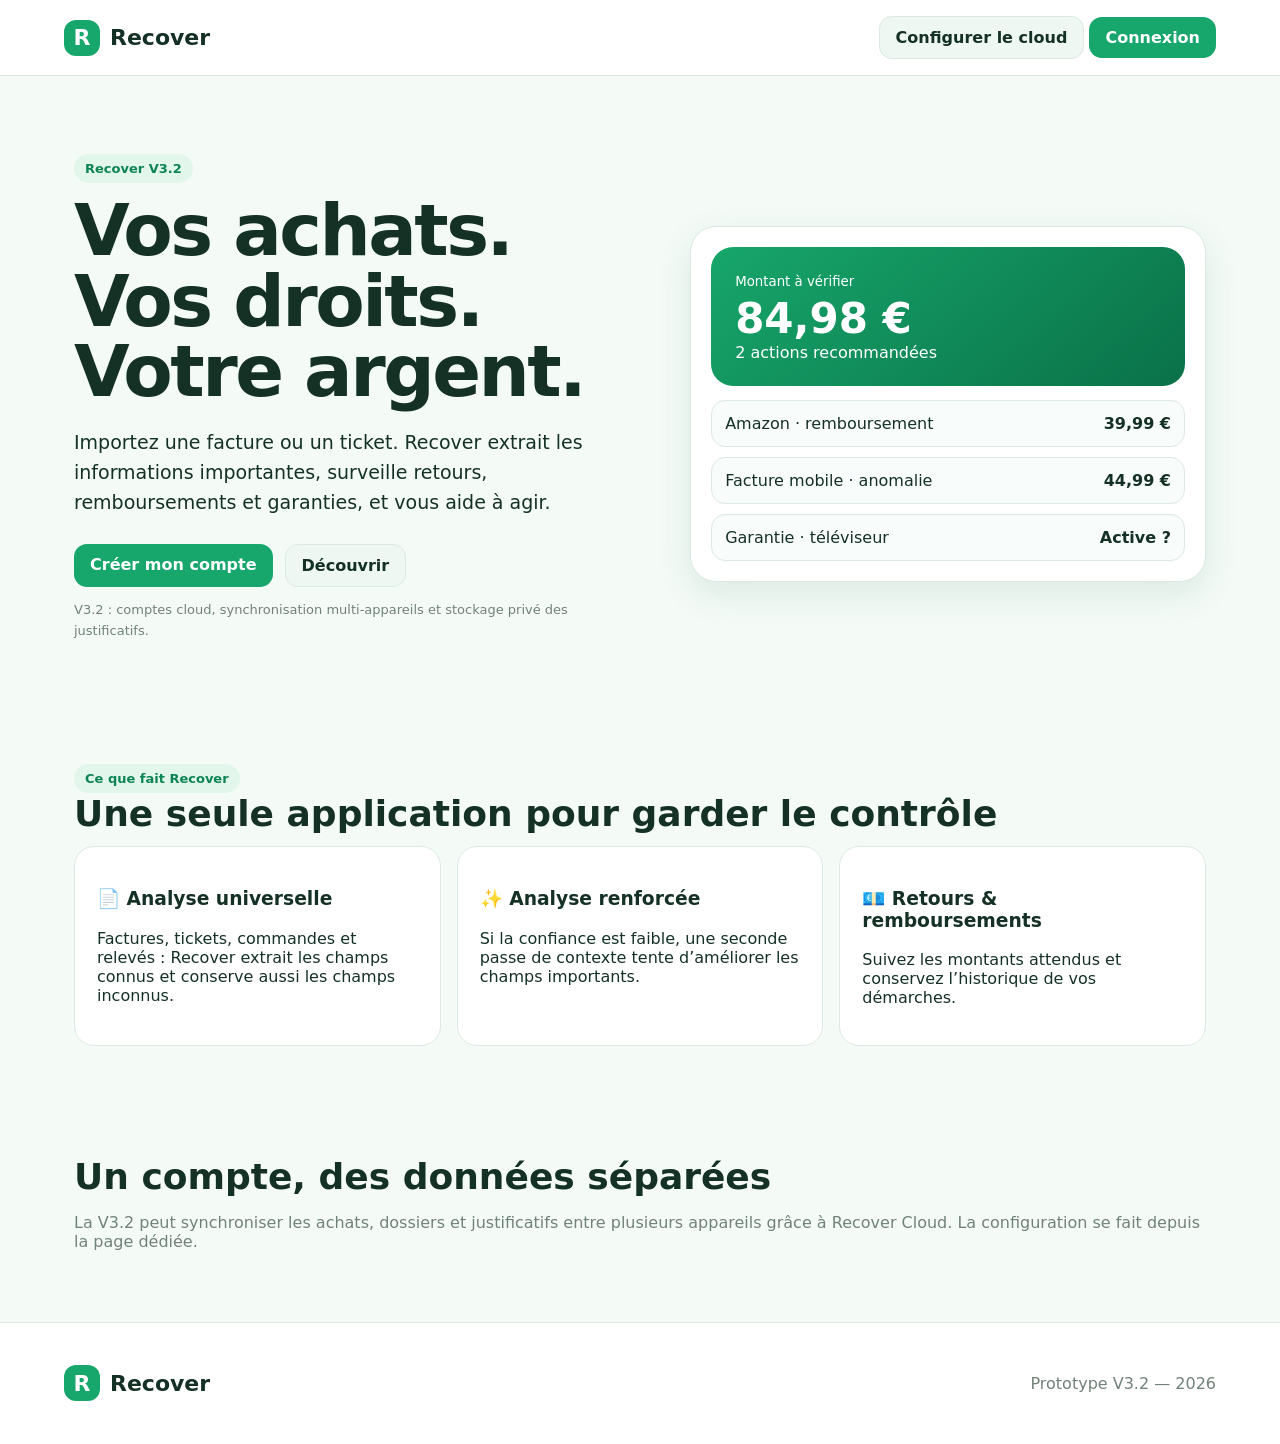
<file: index.html>
<!doctype html><html lang="fr"><head><meta charset="utf-8"><meta name="viewport" content="width=device-width,initial-scale=1"><title>Recover — L’argent que vous pouvez récupérer</title><link rel="stylesheet" href="styles.css"></head><body><nav class="site-nav"><a class="brand" href="index.html"><span class="brand-mark">R</span><span>Recover</span></a><div><a class="btn btn-secondary" href="setup.html">Configurer le cloud</a> <a class="btn btn-primary" href="auth.html">Connexion</a></div></nav><main><section class="hero"><div><span class="eyebrow">Recover V3.2</span><h1>Vos achats. Vos droits. Votre argent.</h1><p>Importez une facture ou un ticket. Recover extrait les informations importantes, surveille retours, remboursements et garanties, et vous aide à agir.</p><div class="hero-actions"><a class="btn btn-primary" href="auth.html">Créer mon compte</a><a class="btn btn-secondary" href="#features">Découvrir</a></div><p class="muted" style="font-size:13px">V3.2 : comptes cloud, synchronisation multi-appareils et stockage privé des justificatifs.</p></div><div class="mock"><div class="money-card"><small>Montant à vérifier</small><strong>84,98 €</strong><span>2 actions recommandées</span></div><div class="mini-list"><div class="mini-item"><span>Amazon · remboursement</span><strong>39,99 €</strong></div><div class="mini-item"><span>Facture mobile · anomalie</span><strong>44,99 €</strong></div><div class="mini-item"><span>Garantie · téléviseur</span><strong>Active ?</strong></div></div></div></section><section class="section" id="features"><span class="eyebrow">Ce que fait Recover</span><h2>Une seule application pour garder le contrôle</h2><div class="feature-grid"><article class="feature"><h3>📄 Analyse universelle</h3><p>Factures, tickets, commandes et relevés : Recover extrait les champs connus et conserve aussi les champs inconnus.</p></article><article class="feature"><h3>✨ Analyse renforcée</h3><p>Si la confiance est faible, une seconde passe de contexte tente d’améliorer les champs importants.</p></article><article class="feature"><h3>💶 Retours & remboursements</h3><p>Suivez les montants attendus et conservez l’historique de vos démarches.</p></article></div></section><section class="section"><h2>Un compte, des données séparées</h2><p class="muted">La V3.2 peut synchroniser les achats, dossiers et justificatifs entre plusieurs appareils grâce à Recover Cloud. La configuration se fait depuis la page dédiée.</p></section></main><footer class="site-footer"><div class="brand"><span class="brand-mark">R</span><span>Recover</span></div><p class="muted">Prototype V3.2 — 2026</p></footer></body></html>
</file>
<file: styles.css>
:root{--bg:#f4fbf7;--card:#fff;--ink:#153126;--muted:#718279;--green:#17a66b;--green2:#0d8453;--line:#dceae2;--warn:#d68a00;--danger:#c84646;--shadow:0 12px 35px rgba(23,80,55,.10)}*{box-sizing:border-box}body{margin:0;font-family:Inter,ui-sans-serif,system-ui,-apple-system,Segoe UI,Roboto,Arial;color:var(--ink);background:var(--bg)}a{color:inherit;text-decoration:none}button,input,select,textarea{font:inherit}.btn{border:0;border-radius:13px;padding:11px 16px;font-weight:750;cursor:pointer}.btn-primary{background:var(--green);color:#fff}.btn-primary:hover{background:var(--green2)}.btn-secondary{background:#eef7f2;color:var(--ink);border:1px solid var(--line)}.btn-danger{background:#fff0f0;color:var(--danger);border:1px solid #ffd1d1}.full{width:100%}.muted{color:var(--muted)}.brand{display:flex;align-items:center;gap:10px;font-weight:850;font-size:22px}.brand-mark{display:grid;place-items:center;width:36px;height:36px;border-radius:12px;background:var(--green);color:#fff}.site-nav{height:76px;display:flex;align-items:center;justify-content:space-between;padding:0 max(22px,5vw);background:#fff;border-bottom:1px solid var(--line);position:sticky;top:0;z-index:20}.hero{max-width:1180px;margin:0 auto;padding:78px 24px 55px;display:grid;grid-template-columns:1.05fr .95fr;gap:46px;align-items:center}.hero h1{font-size:clamp(42px,6vw,72px);line-height:.98;margin:12px 0 20px;letter-spacing:-2.5px}.eyebrow{display:inline-block;padding:7px 11px;background:#e2f6eb;border-radius:999px;color:var(--green2);font-weight:800;font-size:13px}.hero p{font-size:19px;line-height:1.6}.hero-actions{display:flex;gap:12px;flex-wrap:wrap;margin-top:26px}.mock{background:#fff;border:1px solid var(--line);border-radius:26px;padding:20px;box-shadow:var(--shadow)}.money-card{border-radius:22px;padding:24px;background:linear-gradient(140deg,#17a66b,#0a7148);color:#fff}.money-card strong{font-size:42px;display:block;margin-top:4px}.mini-list{margin-top:14px;display:grid;gap:10px}.mini-item{display:flex;justify-content:space-between;background:#f8fcfa;border:1px solid var(--line);padding:13px;border-radius:14px}.section{max-width:1180px;margin:0 auto;padding:55px 24px}.section h2{font-size:36px;margin:0 0 12px}.feature-grid,.pricing-grid{display:grid;grid-template-columns:repeat(3,1fr);gap:16px}.feature,.price-card{background:#fff;border:1px solid var(--line);border-radius:20px;padding:22px}.price-card.featured{border:2px solid var(--green);box-shadow:var(--shadow)}.site-footer{padding:35px max(24px,5vw);background:#fff;border-top:1px solid var(--line);display:flex;justify-content:space-between;gap:20px;align-items:center}.app-shell{min-height:100vh;display:grid;grid-template-columns:250px 1fr}.sidebar{background:#fff;border-right:1px solid var(--line);padding:22px 16px;display:flex;flex-direction:column;gap:28px;position:sticky;top:0;height:100vh}.side-nav{display:grid;gap:8px}.nav-item{border:0;background:transparent;text-align:left;padding:12px 13px;border-radius:12px;cursor:pointer;color:#52655b;font-weight:700}.nav-item.active,.nav-item:hover{background:#eaf7f0;color:var(--green2)}.sidebar-bottom{margin-top:auto;display:grid;gap:12px}.plan-mini{padding:13px;background:#f5faf7;border-radius:12px;display:grid}.app-main{padding:28px 34px 70px;min-width:0}.app-topbar{display:flex;justify-content:space-between;align-items:center;gap:20px;margin-bottom:25px}.topbar-actions{display:flex;gap:10px;align-items:center}.profile-pill{display:flex;align-items:center;gap:10px;background:#fff;border:1px solid var(--line);padding:7px 10px;border-radius:999px}.avatar{width:32px;height:32px;border-radius:50%;background:#def2e7;display:grid;place-items:center;font-weight:850;color:var(--green2)}.view{display:none}.view.active{display:block}.demo-banner,.cloud-banner{display:flex;align-items:center;justify-content:space-between;gap:20px;background:#e9f7ef;border:1px solid #cdebd9;border-radius:16px;padding:14px 16px;margin-bottom:18px}.cloud-banner{background:#fff8e8;border-color:#f1ddb2}.money-summary{display:flex;justify-content:space-between;align-items:center;background:linear-gradient(135deg,#179d66,#0b754b);color:#fff;border-radius:24px;padding:25px 28px;box-shadow:var(--shadow)}.money-summary strong{display:block;font-size:44px}.money-visual{font-size:52px;opacity:.35;font-weight:900}.dashboard-grid{display:grid;grid-template-columns:1.5fr .8fr;gap:18px;margin-top:18px}.panel{background:#fff;border:1px solid var(--line);border-radius:20px;padding:20px}.panel-head,.section-bar{display:flex;align-items:center;justify-content:space-between;gap:16px}.panel h2,.section-bar h2{margin:0}.stack{display:grid;gap:10px;margin-top:14px}.action-card,.purchase-row,.recovery-card,.warranty-card{border:1px solid var(--line);border-radius:15px;padding:14px;background:#fbfefc}.action-card{display:flex;justify-content:space-between;gap:14px;align-items:center}.badge{display:inline-block;border-radius:999px;padding:4px 8px;font-size:12px;font-weight:800}.badge.ok{background:#e2f6eb;color:#08764a}.badge.warn{background:#fff2d9;color:#9c6400}.badge.bad{background:#ffe9e9;color:#b63333}.stat-row{display:flex;justify-content:space-between;padding:11px 0;border-bottom:1px solid #edf3ef}.recovered-box{margin-top:14px;padding:14px;border-radius:14px;background:#eaf7f0;display:flex;justify-content:space-between}.purchase-table{display:grid;gap:8px;margin-top:14px}.purchase-row{display:grid;grid-template-columns:1.5fr .8fr .6fr auto;align-items:center;gap:10px}.cards-grid{display:grid;grid-template-columns:repeat(3,minmax(0,1fr));gap:14px;margin-top:18px}.purchase-card{background:#fff;border:1px solid var(--line);border-radius:18px;padding:17px;cursor:pointer}.purchase-card:hover{box-shadow:var(--shadow)}.purchase-card h3{margin:8px 0 5px}.text-btn{border:0;background:transparent;color:var(--green2);font-weight:800;cursor:pointer}.icon-btn{border:1px solid var(--line);background:#fff;border-radius:11px;width:40px;height:40px;cursor:pointer}.modal{border:0;background:transparent;padding:20px;max-width:none}.modal::backdrop{background:rgba(10,35,25,.48);backdrop-filter:blur(3px)}.modal-card{width:min(760px,calc(100vw - 30px));max-height:88vh;overflow:auto;background:#fff;border-radius:24px;padding:22px;box-shadow:0 20px 70px rgba(0,0,0,.22)}.compact-card{width:min(520px,calc(100vw - 30px));text-align:center}.modal-head{display:flex;justify-content:space-between;gap:20px;align-items:flex-start}.modal-head h2{margin:2px 0 0}.form-grid{display:grid;grid-template-columns:1fr 1fr;gap:13px;margin-top:15px}.form-grid label,.field{display:grid;gap:6px;font-size:13px;font-weight:750}.form-grid input,.form-grid select,.field input,.field select,textarea{width:100%;border:1px solid #d8e5de;border-radius:12px;padding:11px 12px;background:#fff;color:var(--ink)}.upload-drop{border:2px dashed #c7ddd1;border-radius:18px;padding:22px;text-align:center;display:grid;place-items:center;gap:8px;margin-top:17px;background:#fbfefc}.upload-drop.drag{border-color:var(--green);background:#edf9f2}.upload-drop input{display:none}.upload-icon{font-size:35px}.divider{text-align:center;margin:16px 0;color:var(--muted);font-size:12px}.modal-actions{display:flex;justify-content:flex-end;gap:10px;margin-top:18px}.analysis-animation{position:relative;width:90px;height:100px;margin:5px auto 16px}.scan-doc{font-size:72px;color:#b9d9c8}.scan-line{height:4px;background:var(--green);border-radius:8px;position:absolute;left:10px;right:10px;top:18px;animation:scan 1.4s infinite alternate}@keyframes scan{to{top:78px}}.analysis-progress{height:9px;border-radius:99px;background:#eaf1ed;overflow:hidden;margin:17px 0}.analysis-progress span{display:block;height:100%;width:0;background:var(--green);transition:width .25s}.analysis-steps{display:grid;gap:7px;text-align:left;margin-top:12px}.analysis-step{color:#9baaa2}.analysis-step.active{color:var(--green2);font-weight:800}.confidence-row{display:grid;grid-template-columns:150px 1fr 58px;gap:10px;align-items:center;margin:8px 0}.confbar{height:8px;border-radius:99px;background:#e9efec;overflow:hidden}.confbar i{display:block;height:100%;background:var(--green)}.result-grid{display:grid;grid-template-columns:1fr 1fr;gap:10px;margin-top:14px}.result-field{border:1px solid var(--line);border-radius:14px;padding:12px}.result-field small{color:var(--muted);display:block}.result-field strong{display:block;margin-top:4px;overflow-wrap:anywhere}.all-fields{margin-top:14px;border-top:1px solid var(--line);padding-top:14px}.kv{display:grid;grid-template-columns:1fr 1.4fr;gap:12px;padding:8px 0;border-bottom:1px solid #eef4f0;font-size:13px}.problem-list{display:grid;gap:9px;margin-top:15px}.problem-list button{border:1px solid var(--line);background:#fff;padding:13px;border-radius:12px;text-align:left;cursor:pointer}.problem-list button:hover{background:#f2faf6}.info-card,.legal-note,.message-summary{background:#f4faf7;border:1px solid var(--line);border-radius:14px;padding:13px}.legal-note{font-size:12px;color:var(--muted)}.check-line{display:flex;gap:9px;align-items:center;margin-top:15px}.toast{position:fixed;right:20px;bottom:20px;background:#17382a;color:white;padding:12px 16px;border-radius:12px;opacity:0;transform:translateY(12px);pointer-events:none;transition:.2s;z-index:50}.toast.show{opacity:1;transform:none}.auth-wrap{min-height:100vh;display:grid;place-items:center;padding:24px;background:radial-gradient(circle at 20% 15%,#e4f8ed,transparent 35%),var(--bg)}.auth-card{width:min(460px,100%);background:#fff;border:1px solid var(--line);border-radius:24px;padding:28px;box-shadow:var(--shadow)}.auth-tabs{display:grid;grid-template-columns:1fr 1fr;gap:8px;margin:20px 0}.auth-tabs button{padding:10px;border:1px solid var(--line);background:#fff;border-radius:11px;cursor:pointer;font-weight:800}.auth-tabs button.active{background:#eaf7f0;color:var(--green2)}.auth-form{display:grid;gap:12px}.auth-form label{display:grid;gap:6px;font-size:13px;font-weight:750}.auth-form input{border:1px solid var(--line);border-radius:12px;padding:12px}.profile-grid{display:grid;grid-template-columns:1fr 1fr;gap:16px;margin-top:18px}.status-card{background:#fff;border:1px solid var(--line);border-radius:18px;padding:18px}.enhanced-box{border:1px solid #cdebd9;background:#f0faf4;border-radius:15px;padding:13px;margin-top:13px}.section-bar{margin-bottom:8px}.wide-stack{max-width:900px}.hidden{display:none!important}@media(max-width:950px){.hero{grid-template-columns:1fr}.feature-grid,.pricing-grid{grid-template-columns:1fr}.app-shell{grid-template-columns:1fr}.sidebar{height:auto;position:static;border-right:0;border-bottom:1px solid var(--line);padding:12px 14px}.app-brand,.sidebar-bottom{display:none}.side-nav{grid-template-columns:repeat(5,1fr);overflow:auto}.nav-item{text-align:center;font-size:12px;padding:10px 7px}.app-main{padding:20px 15px 80px}.dashboard-grid{grid-template-columns:1fr}.cards-grid{grid-template-columns:1fr 1fr}}@media(max-width:650px){.site-nav{padding:0 16px}.hero{padding-top:48px}.hero h1{font-size:45px}.app-topbar{align-items:flex-start}.app-topbar .btn-primary{font-size:0}.app-topbar .btn-primary:after{content:'+';font-size:24px}.topbar-actions{gap:6px}.profile-pill span:last-child{display:none}.side-nav{grid-template-columns:repeat(5,88px)}.cards-grid,.form-grid,.result-grid,.profile-grid{grid-template-columns:1fr}.purchase-row{grid-template-columns:1fr auto}.purchase-row>*:nth-child(2),.purchase-row>*:nth-child(3){display:none}.money-summary strong{font-size:36px}.confidence-row{grid-template-columns:105px 1fr 48px}.demo-banner,.cloud-banner{align-items:flex-start;flex-direction:column}.site-footer{flex-direction:column;align-items:flex-start}}
/* Invoice review states remain visible without relying on colour alone. */
.analysis-summary{margin-bottom:18px;color:#4c6259;line-height:1.5}
.analysis-warning{padding:12px;border:1px solid #e0bd63;border-radius:10px;background:#fff8e5;color:#694c13}
.field-status{display:block;margin-top:8px;font-size:.78rem;font-weight:500}
.field-status.detected{color:#22754c}
.field-status.uncertain{color:#8a5d11}
.field-status.absent{color:#64756e}
</file>
